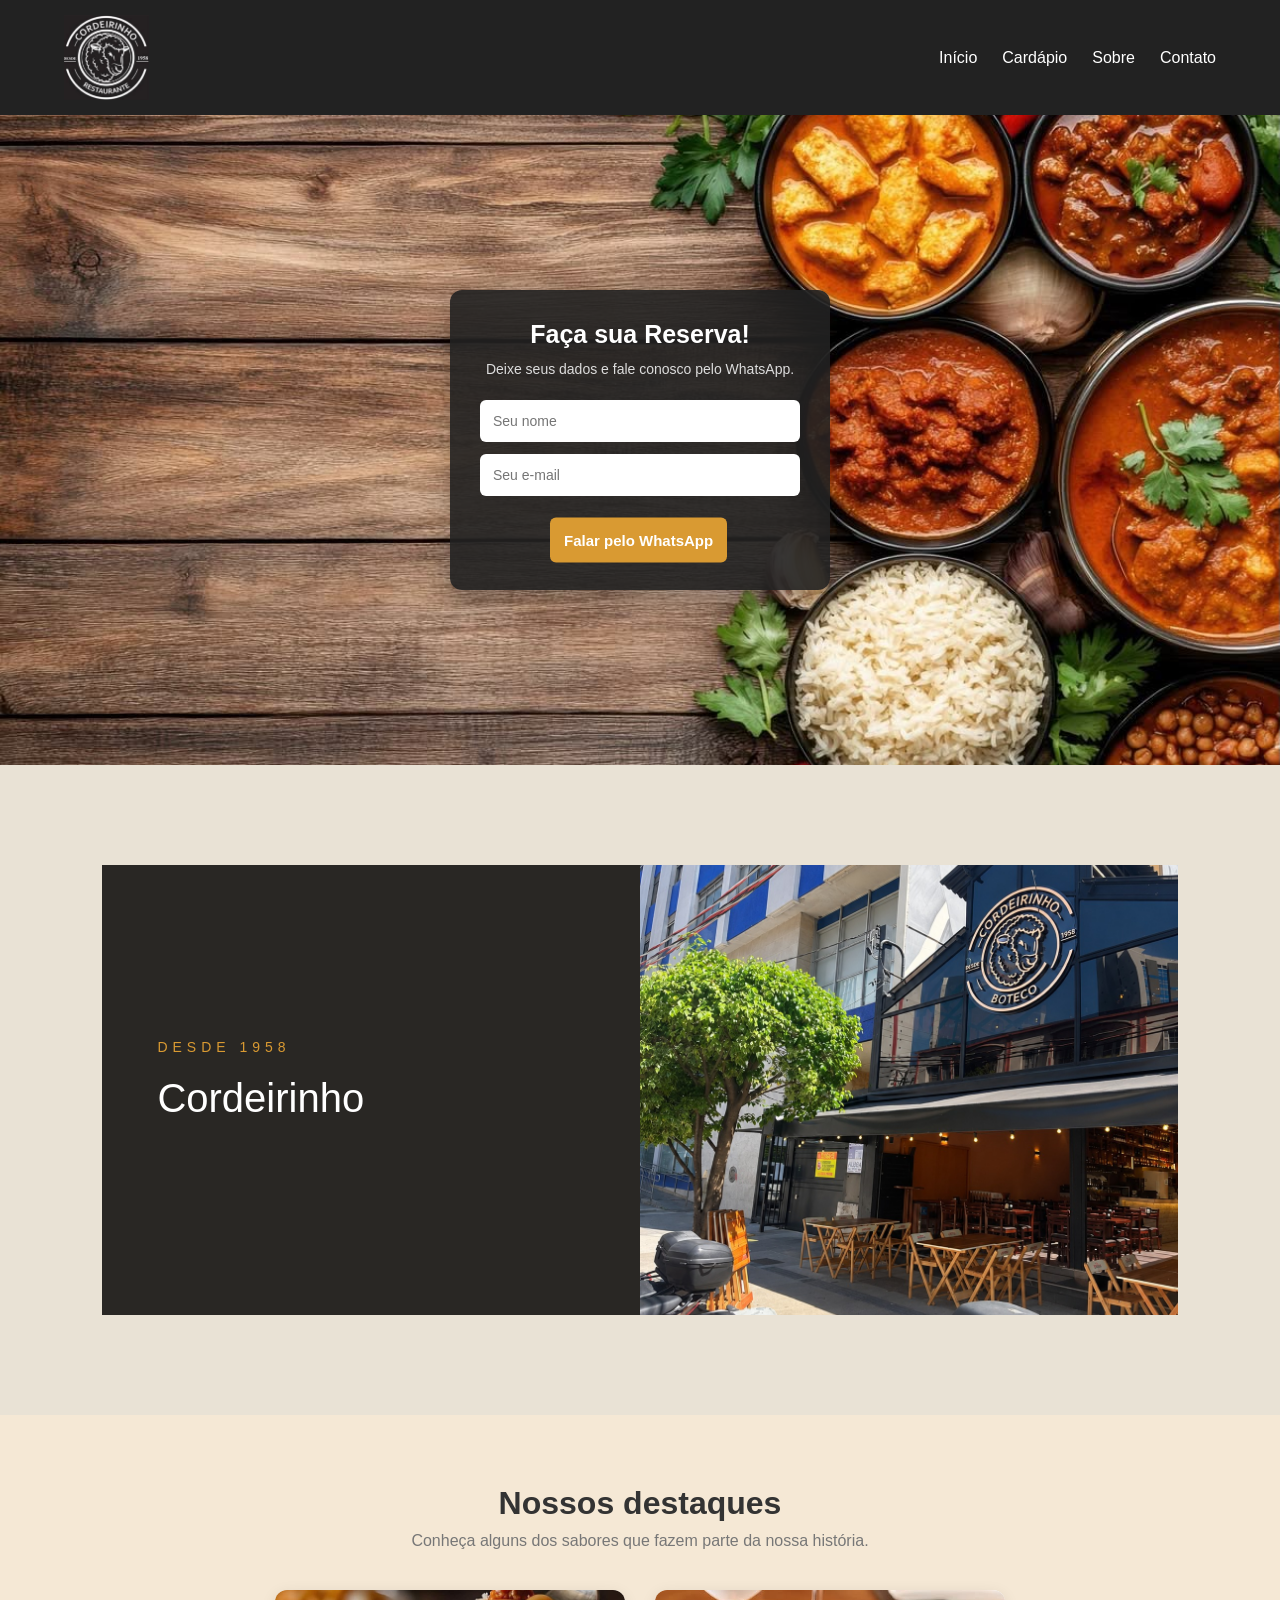
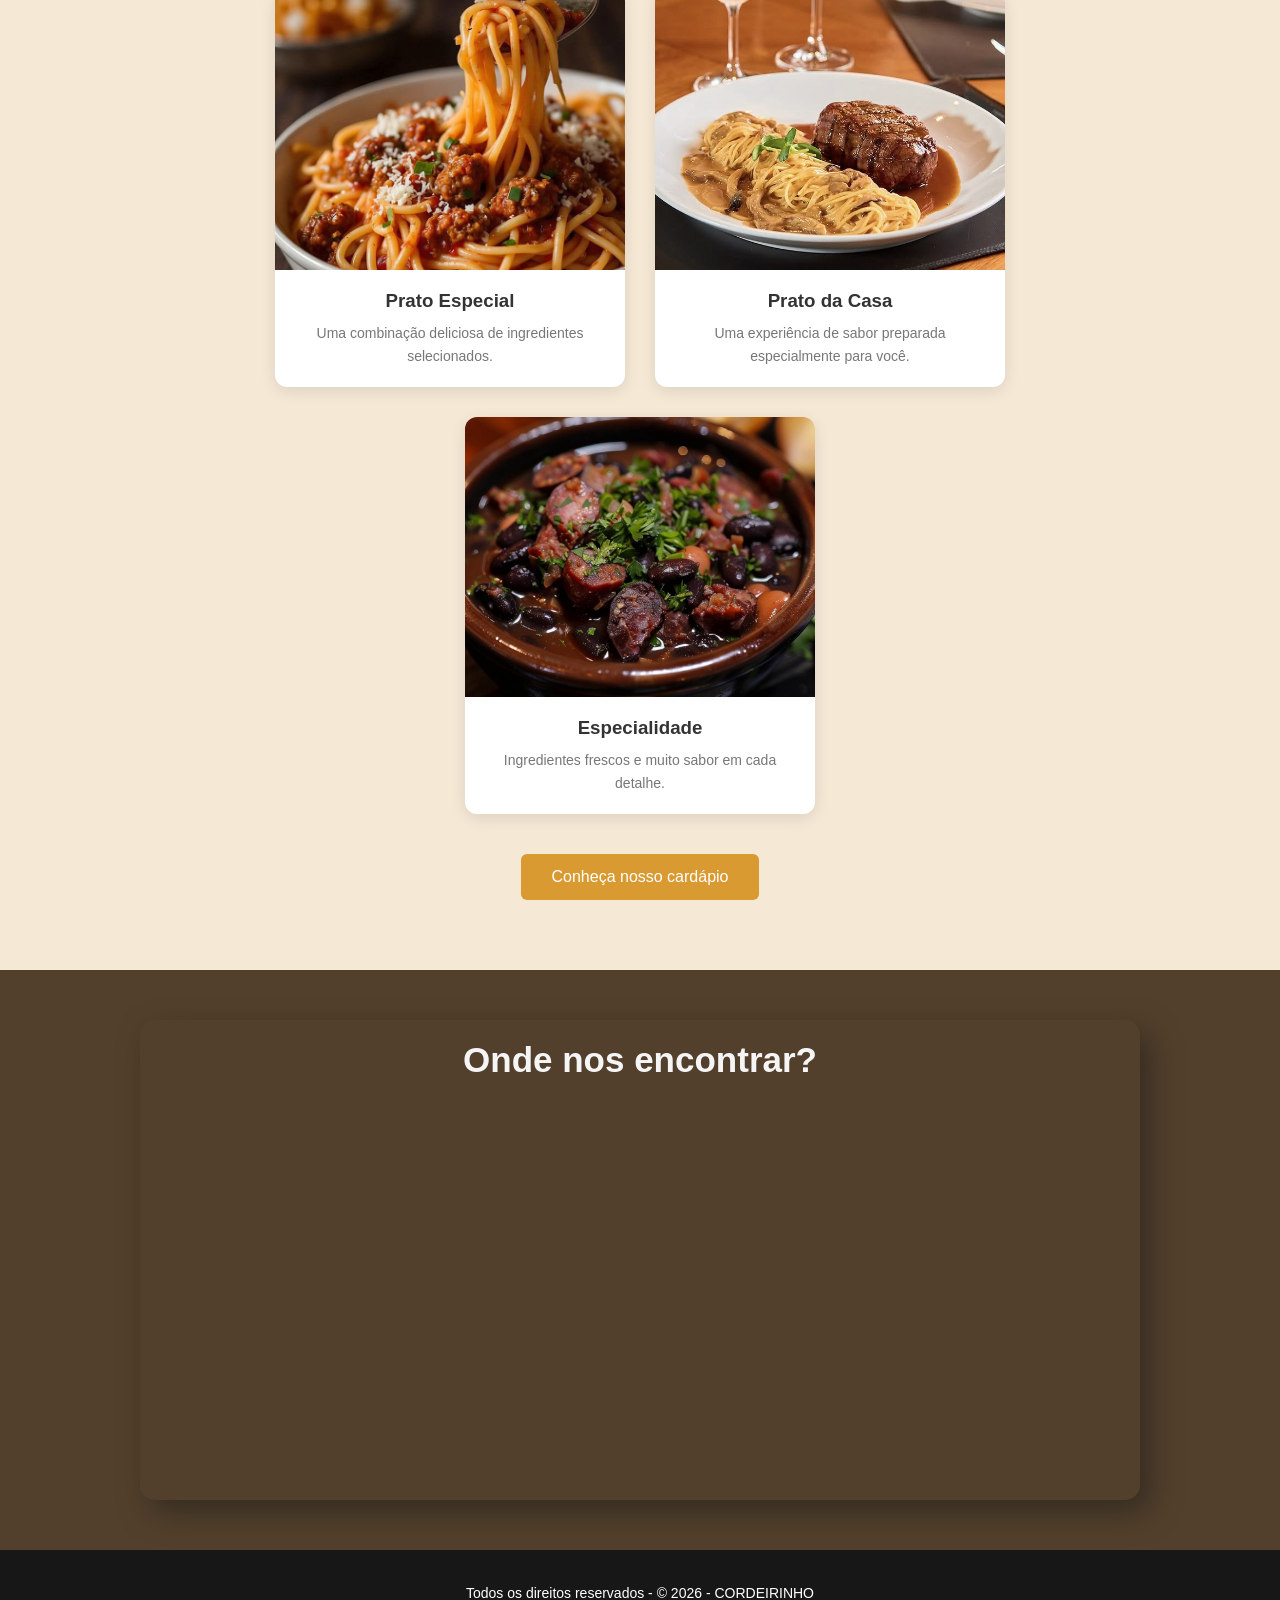
<file: index.html>
<!DOCTYPE html>
<html lang="pt-BR">

<head>
    <meta charset="UTF-8">
    <meta name="viewport" content="width=device-width, initial-scale=1.0">

    <!-- Identidade visual -->
    <link rel="icon" type="image/jpeg" href="./img/logo_cordeirinho.jpeg">
    <link rel="stylesheet" href="./style.css">

    <title>Cordeirinho | Restaurante</title>
</head>

<body>

    <!-- ================= CABEÇALHO ================= -->

    <header>

        <div class="logo">
            <a href="index.html" aria-label="Página inicial do Cordeirinho">
                <img src="./img/logo_cordeirinho.jpeg"
                     alt="Logo do restaurante Cordeirinho">
            </a>
        </div>

        <nav aria-label="Navegação principal">
           
            <a href="index.html">Início</a>
            <a href="cardapio.html">Cardápio</a>
            <a href="sobre.html">Sobre</a>
            <a href="contato.html">Contato</a>
            
        </nav>

    </header>


    <!-- ================= CONTEÚDO PRINCIPAL ================= -->

    <main>

        <!-- BANNER / CARROSSEL -->

        <section class="carrossel" aria-label="Destaques do restaurante">

            <div class="slides">

                <div class="slide ativo">
                    <img src="./img/bannerinicio.jpeg" alt="Banner principal do Cordeirinho">
                </div>

                <div class="slide">
                    <img src="./img/bannerinicio03.jpeg" alt="Banner de apresentação">
                </div>

                <div class="slide">
                    <img src="./img/bannerinicio02.jpeg" alt="Banner promocional">
                </div>
                

            </div>


<div class="banner-formulario">

    <h2>Faça sua Reserva!</h2>

    <p>Deixe seus dados e fale conosco pelo WhatsApp.</p>

    <form id="formWhatsApp">

        <input 
            type="text" 
            id="nome" 
            placeholder="Seu nome"
            required
        >

        <input 
            type="email" 
            id="email" 
            placeholder="Seu e-mail"
            required
        >

        <button type="submit">
            Falar pelo WhatsApp
        </button>

    </form>

</div>



        </section>


        <!-- HISTÓRIA DO RESTAURANTE -->

        <section class="historia" id="historia">

            <div class="historia-fundo">

                <div class="historia-texto">

                    <span>DESDE 1958</span>

                    <h1>Cordeirinho</h1>

                 

                </div>

            </div>

            <div class="historia-imagem">

                <img src="./img/WhatsApp Image 2026-11-12 at 08.37.31.jpeg"
                     alt="Fachada do restaurante Cordeirinho"
                     loading="lazy">

            </div>

        </section>


        <!-- PRATOS EM DESTAQUE -->

        <section class="pratos-destaques" id="destaques">

            <div class="container">

                <h2>Nossos destaques</h2>

                <p>
                    Conheça alguns dos sabores que fazem parte
                    da nossa história.
                </p>

            </div>


            <!-- Cards dos pratos -->

            <div class="container-pratos">

                <article class="card-prato">

                    <img src="./img/prato-macarrao.jpg"
                         alt="Prato especial do restaurante"
                         loading="lazy">

                    <div class="info-prato">

                        <h3>Prato Especial</h3>

                        <p>
                            Uma combinação deliciosa de ingredientes selecionados.
                        </p>

                    </div>

                </article>


                <article class="card-prato">

                    <img src="./img/prato file mignom.jpg"
                         alt="Prato da casa"
                         loading="lazy">

                    <div class="info-prato">

                        <h3>Prato da Casa</h3>

                        <p>
                            Uma experiência de sabor preparada especialmente para você.
                        </p>

                    </div>

                </article>


                <article class="card-prato">

                    <img src="./img/prato-feijoada.jpg"
                         alt="Especialidade do restaurante"
                         loading="lazy">

                    <div class="info-prato">

                        <h3>Especialidade</h3>

                        <p>
                            Ingredientes frescos e muito sabor em cada detalhe.
                        </p>

                    </div>

                </article>

            </div>


            <!-- Botão para o cardápio -->

            <div class="botao-cardapio">

                <a href="cardapio.html">
                    Conheça nosso cardápio
                </a>

            </div>

        </section>


        <!-- LOCALIZAÇÃO -->

        <div class="container-mapa" id="localizacao">

            <div class="mapa">

                <h2>Onde nos encontrar?</h2>

                <iframe
                    src="https://www.google.com/maps/embed?pb=!1m18!1m12!1m3!1d3657.010070988136!2d-46.69447402466975!3d-23.56808177879515!2m3!1f0!2f0!3f0!3m2!1i1024!2i768!4f13.1!3m3!1m2!1s0x94ce570a827a067f%3A0x2717fdcc9eff435c!2sCordeirinho!5e0!3m2!1spt-BR!2sbr!4v1795001915407!5m2!1spt-BR!2sbr"
                    title="Localização do restaurante Cordeirinho no Google Maps"
                    loading="lazy"
                    allowfullscreen
                    referrerpolicy="strict-origin-when-cross-origin">
                </iframe>

            </div>

        </div>

    </main>


    <!-- ================= RODAPÉ ================= -->

    <footer>

        <p>
            Todos os direitos reservados - © 2026 - CORDEIRINHO
        </p>

    </footer>


    <!-- JAVASCRIPT -->

    <script src="./main.js" defer></script>

</body>
</html>
</file>
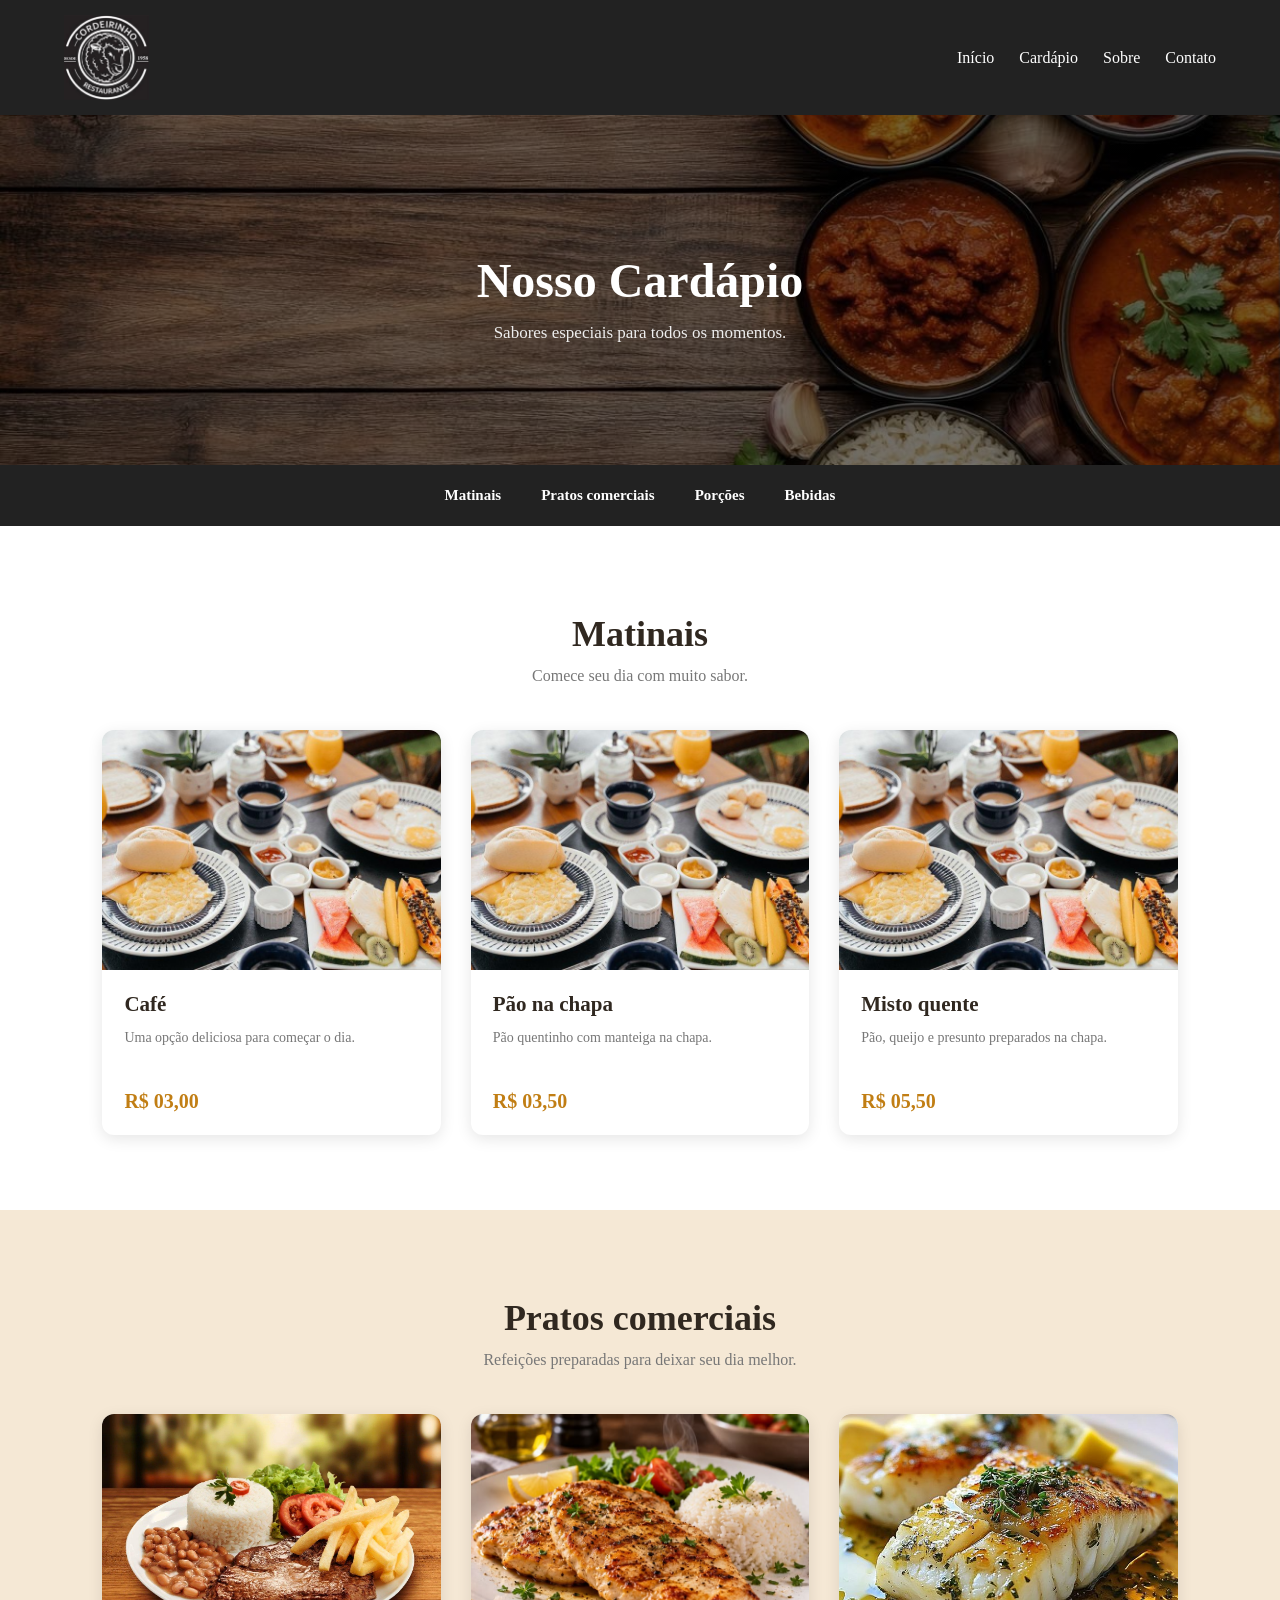
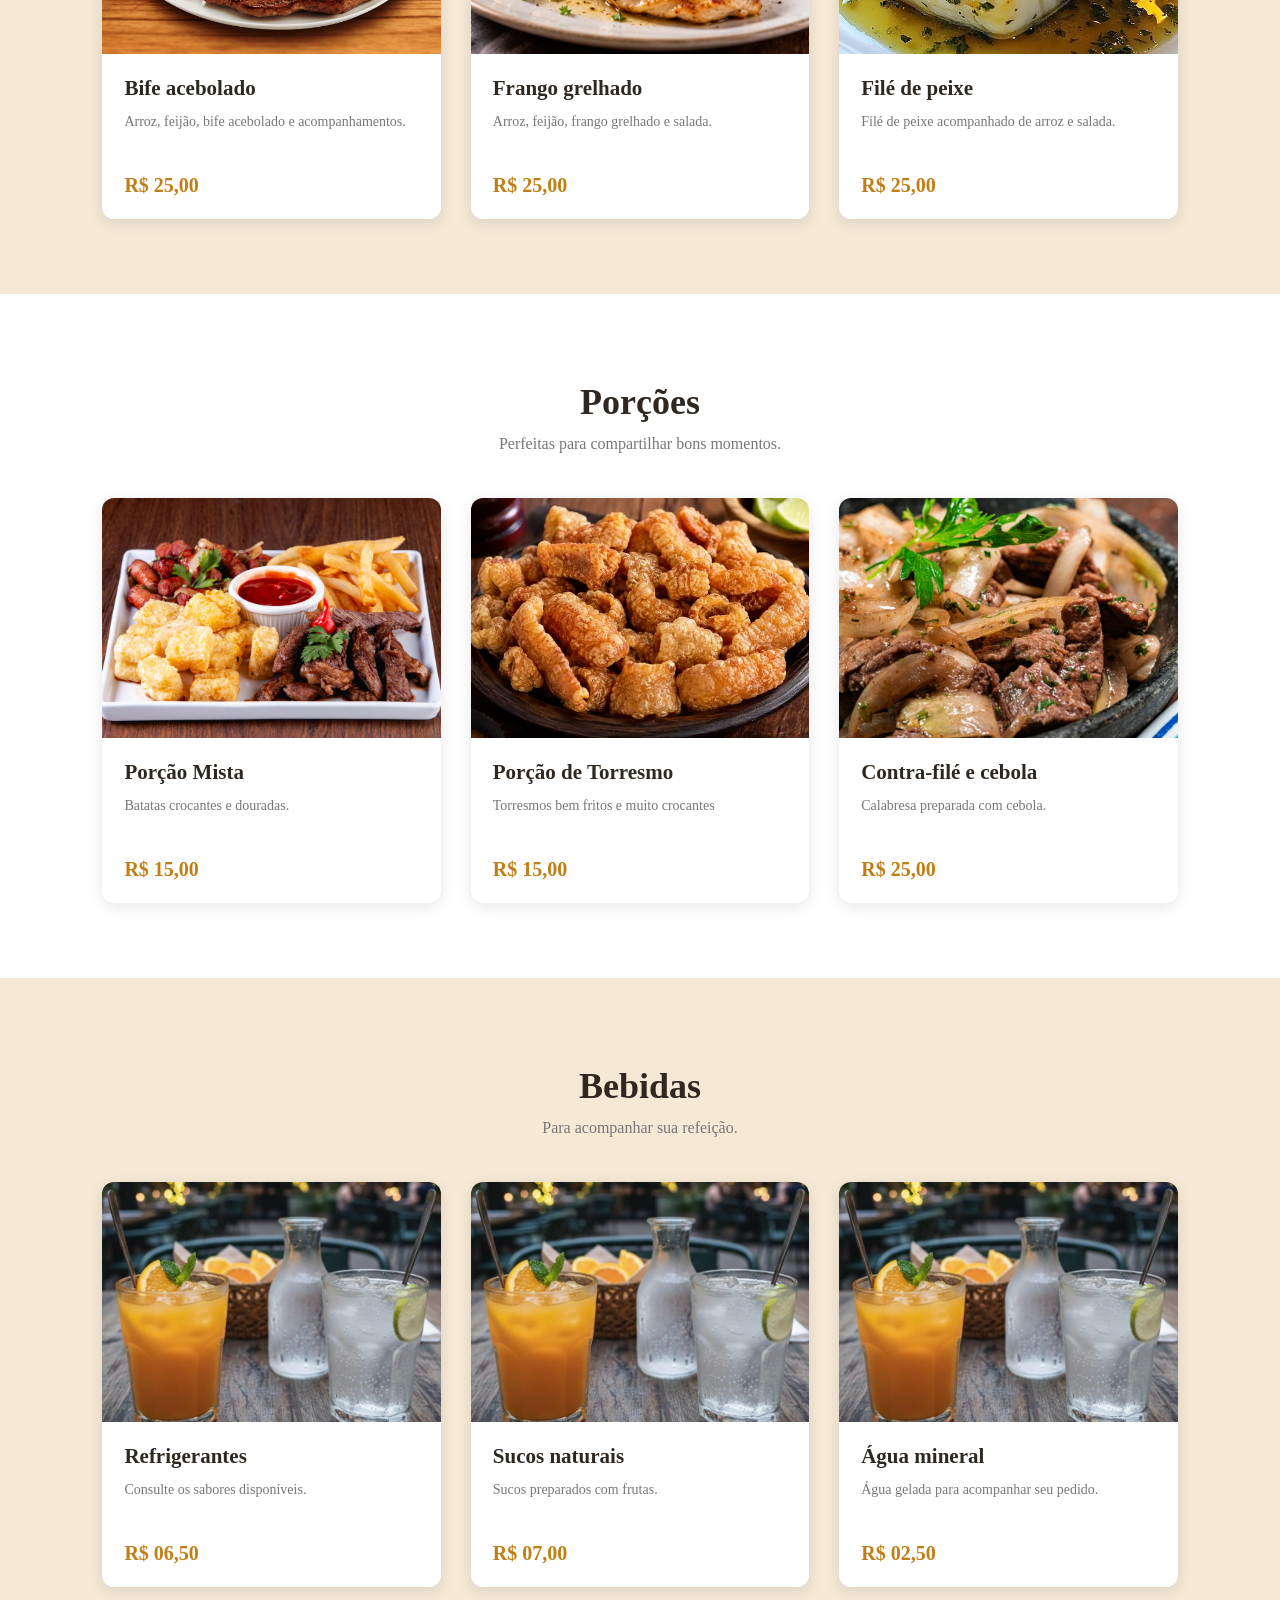
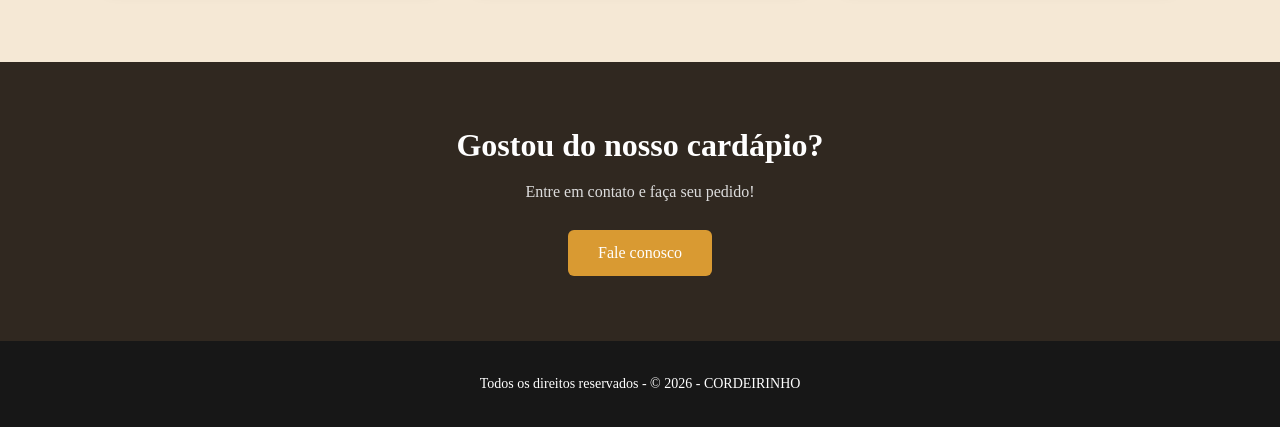
<file: cardapio.html>
<!DOCTYPE html>
<html lang="pt-br">

<head>
    <meta charset="UTF-8">
    <meta name="viewport" content="width=device-width, initial-scale=1.0">

    <link rel="icon" type="image/jpeg" href="./img/logo_cordeirinho.jpeg">
    <link rel="stylesheet" href="./cardapio.css">

    <title>Cordeirinho | Cardápio</title>
</head>

<body>

    <!-- CABEÇALHO -->
    <header>
        <div class="logo">
            <a href="index.html" aria-label="Página inicial do Cordeirinho">
                <img src="./img/logo_cordeirinho.jpeg" alt="Logo do restaurante Cordeirinho">
            </a>
        </div>

        <nav aria-label="Navegação principal">
            <a href="index.html">Início</a>
            <a href="cardapio.html">Cardápio</a>
            <a href="sobre.html">Sobre</a>
            <a href="contato.html">Contato</a>
           
        </nav>
    </header>


    <!-- CONTEÚDO PRINCIPAL -->
    <main class="pagina-cardapio">

        <!-- BANNER -->
        <section class="banner-menu">
            <div class="banner-menu-texto">
                <h1>Nosso Cardápio</h1>
                <p>Sabores especiais para todos os momentos.</p>
            </div>
        </section>


        <!-- NAVEGAÇÃO DAS CATEGORIAS -->
        <nav class="categorias-menu">
            <a href="#matinais">Matinais</a>
            <a href="#comerciais">Pratos comerciais</a>
            <a href="#porcoes">Porções</a>
            <a href="#bebidas">Bebidas</a>
        </nav>


        <!-- MATINAIS -->
        <section class="secao-cardapio" id="matinais">

            <div class="titulo-categoria">
                <h2>Matinais</h2>
                <p>Comece seu dia com muito sabor.</p>
            </div>

            <div class="grade-cardapio">

                <article class="produto-cardapio">
                    <img src="./img/Imagens do cardapio/cafe_manha.jpg" alt="Café da manhã">
                    <div class="produto-info">
                        <h3>Café</h3>
                        <p>Uma opção deliciosa para começar o dia.</p>
                        <span>R$ 03,00</span>
                    </div>
                </article>

                <article class="produto-cardapio">
                    <img src="./img/Imagens do cardapio/cafe_manha.jpg" alt="Pão na chapa">
                    <div class="produto-info">
                        <h3>Pão na chapa</h3>
                        <p>Pão quentinho com manteiga na chapa.</p>
                        <span>R$ 03,50</span>
                    </div>
                </article>

                <article class="produto-cardapio">
                    <img src="./img/Imagens do cardapio/cafe_manha.jpg" alt="Misto quente">
                    <div class="produto-info">
                        <h3>Misto quente</h3>
                        <p>Pão, queijo e presunto preparados na chapa.</p>
                        <span>R$ 05,50</span>
                    </div>
                </article>

            </div>
        </section>


        <!-- PRATOS COMERCIAIS -->
        <section class="secao-cardapio fundo-bege" id="comerciais">

            <div class="titulo-categoria">
                <h2>Pratos comerciais</h2>
                <p>Refeições preparadas para deixar seu dia melhor.</p>
            </div>

            <div class="grade-cardapio">

                <article class="produto-cardapio">
                    <img src="./img/Imagens do cardapio/pratocomercial.jpg" alt="Bife acebolado">
                    <div class="produto-info">
                        <h3>Bife acebolado</h3>
                        <p>Arroz, feijão, bife acebolado e acompanhamentos.</p>
                        <span>R$ 25,00</span>
                    </div>
                </article>

                <article class="produto-cardapio">
                    <img src="./img/Imagens do cardapio/frangogrelhado.jpg" alt="Frango grelhado">
                    <div class="produto-info">
                        <h3>Frango grelhado</h3>
                        <p>Arroz, feijão, frango grelhado e salada.</p>
                        <span>R$ 25,00</span>
                    </div>
                </article>

                <article class="produto-cardapio">
                    <img src="./img/Imagens do cardapio/filepeixe.jpg" alt="Filé de peixe">
                    <div class="produto-info">
                        <h3>Filé de peixe</h3>
                        <p>Filé de peixe acompanhado de arroz e salada.</p>
                        <span>R$ 25,00</span>
                    </div>
                </article>

            </div>
        </section>


        <!-- PORÇÕES -->
        <section class="secao-cardapio" id="porcoes">

            <div class="titulo-categoria">
                <h2>Porções</h2>
                <p>Perfeitas para compartilhar bons momentos.</p>
            </div>

            <div class="grade-cardapio">

                <article class="produto-cardapio">
                    <img src="./img/Imagens do cardapio/porcoes.jpg" alt="Batata frita">
                    <div class="produto-info">
                        <h3>Porção Mista</h3>
                        <p>Batatas crocantes e douradas.</p>
                        <span>R$ 15,00</span>
                    </div>
                </article>

                <article class="produto-cardapio">
                    <img src="./img/Imagens do cardapio/Porção de pururuca.jpeg" alt="Mandioca frita">
                    <div class="produto-info">
                        <h3>Porção de Torresmo</h3>
                        <p>Torresmos bem fritos e muito crocantes</p>
                        <span>R$ 15,00</span>
                    </div>
                </article>

                <article class="produto-cardapio">
                    <img src="./img/Imagens do cardapio/Porção de contra.jpg" alt="Calabresa acebolada">
                    <div class="produto-info">
                        <h3>Contra-filé e cebola</h3>
                        <p>Calabresa preparada com cebola.</p>
                        <span>R$ 25,00</span>
                    </div>
                </article>

            </div>
        </section>


        <!-- BEBIDAS -->
        <section class="secao-cardapio fundo-bege" id="bebidas">

            <div class="titulo-categoria">
                <h2>Bebidas</h2>
                <p>Para acompanhar sua refeição.</p>
            </div>

            <div class="grade-cardapio">

                <article class="produto-cardapio">
                    <img src="./img/Imagens do cardapio/bebidas.jpg" alt="Refrigerantes">
                    <div class="produto-info">
                        <h3>Refrigerantes</h3>
                        <p>Consulte os sabores disponíveis.</p>
                        <span>R$ 06,50</span>
                    </div>
                </article>

                <article class="produto-cardapio">
                    <img src="./img/Imagens do cardapio/bebidas.jpg" alt="Sucos naturais">
                    <div class="produto-info">
                        <h3>Sucos naturais</h3>
                        <p>Sucos preparados com frutas.</p>
                        <span>R$ 07,00</span>
                    </div>
                </article>

                <article class="produto-cardapio">
                    <img src="./img/Imagens do cardapio/bebidas.jpg" alt="Água mineral">
                    <div class="produto-info">
                        <h3>Água mineral</h3>
                        <p>Água gelada para acompanhar seu pedido.</p>
                        <span>R$ 02,50</span>
                    </div>
                </article>

            </div>
        </section>


        <!-- FINAL -->
        <section class="final-cardapio">
            <h2>Gostou do nosso cardápio?</h2>
            <p>Entre em contato e faça seu pedido!</p>
            <a href="./contato.html">Fale conosco</a>
        </section>

    </main>


    <!-- RODAPÉ -->
    <footer>
        <p>Todos os direitos reservados - © 2026 - CORDEIRINHO</p>
    </footer>

</body>
</html>
</file>
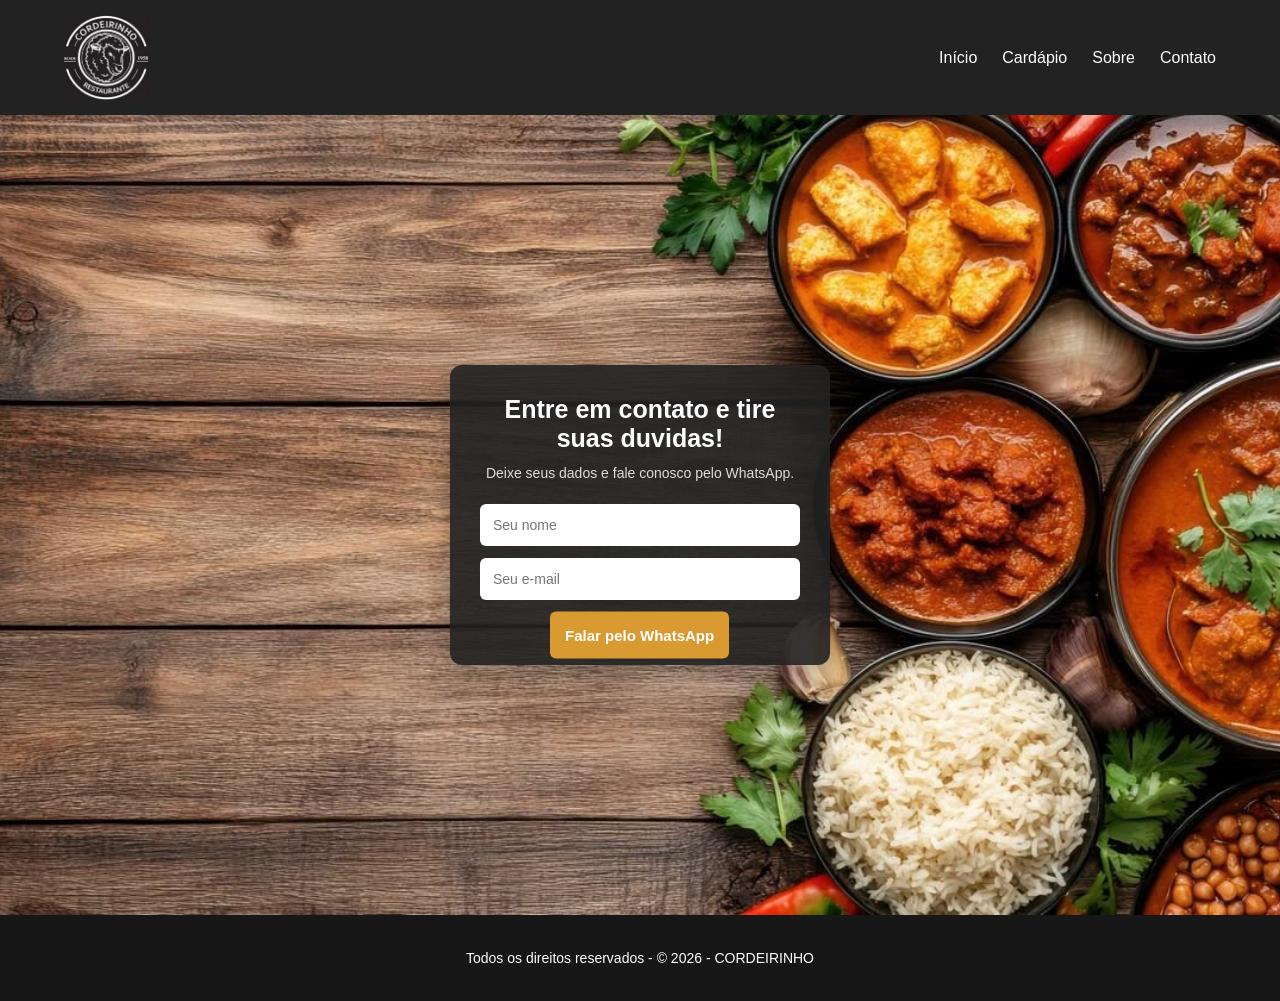
<file: contato.html>
<!DOCTYPE html>
<html lang="pt-br">
<head>
    <meta charset="UTF-8">
    <meta name="viewport" content="width=device-width, initial-scale=1.0">
     <!-- Identidade visual -->
     <link rel="icon" type="image/jpeg" href="./img/logo_cordeirinho.jpeg">
     <link rel="stylesheet" href="./contato.css">
    <title>Cordeirinho|Contato</title>
</head>
<body>
    
    
    <!-- ================= CABEÇALHO ================= -->

    <header>

        <div class="logo">
            <a href="index.html" aria-label="Página inicial do Cordeirinho">
                <img src="./img/logo_cordeirinho.jpeg"
                     alt="Logo do restaurante Cordeirinho">
            </a>
        </div>

        <nav aria-label="Navegação principal">
            <a href="index.html">Início</a>
            <a href="cardapio.html">Cardápio</a>
            <a href="sobre.html">Sobre</a>
            <a href="contato.html">Contato</a>
            
        </nav>

    </header>

    
        <!-- BANNER / CARROSSEL -->

       
        <section class="carrossel" aria-label="Destaques do restaurante">

            <div class="slides">

                <div class="slide ativo">
                    <img src="./img/bannerinicio.jpeg" alt="Banner principal do Cordeirinho">
                </div>

                <div class="slide">
                    <img src="./img/bannerinicio03.jpeg" alt="Banner de apresentação">
                </div>

                <div class="slide">
                    <img src="./img/bannerinicio02.jpeg" alt="Banner promocional">
                </div>
                

            </div>


<div class="banner-formulario">

    <h2>Entre em contato e tire suas duvidas!</h2>

    <p>Deixe seus dados e fale conosco pelo WhatsApp.</p>

    <form id="formWhatsApp">

        <input 
            type="text" 
            id="nome" 
            placeholder="Seu nome"
            required
        >

        <input 
            type="email" 
            id="email" 
            placeholder="Seu e-mail"
            required
        >

        <button type="submit">
            Falar pelo WhatsApp
        </button>

    </form>
    </section>

</div>
        <footer>
            <p>Todos os direitos reservados - © 2026 - CORDEIRINHO</p>
        </footer>
</body>

<script src="./main.js" defer></script>
</html>
</file>
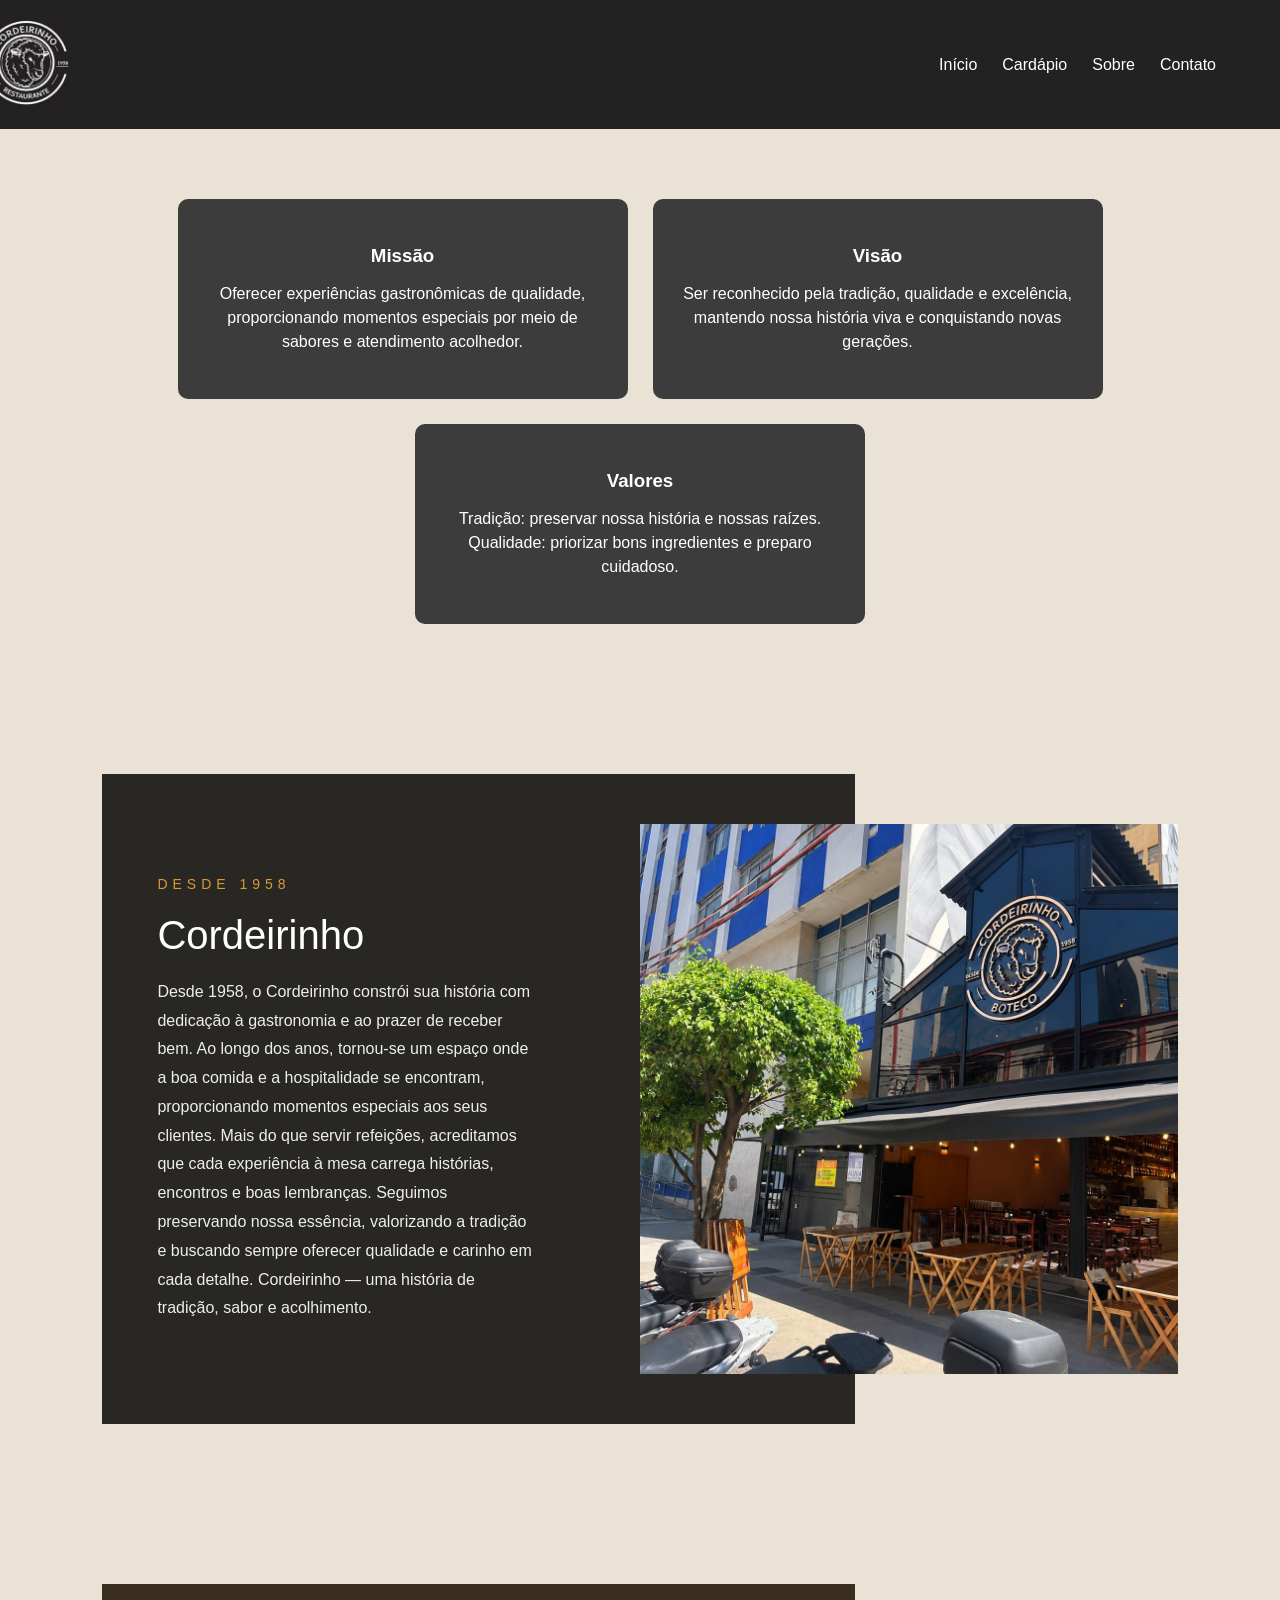
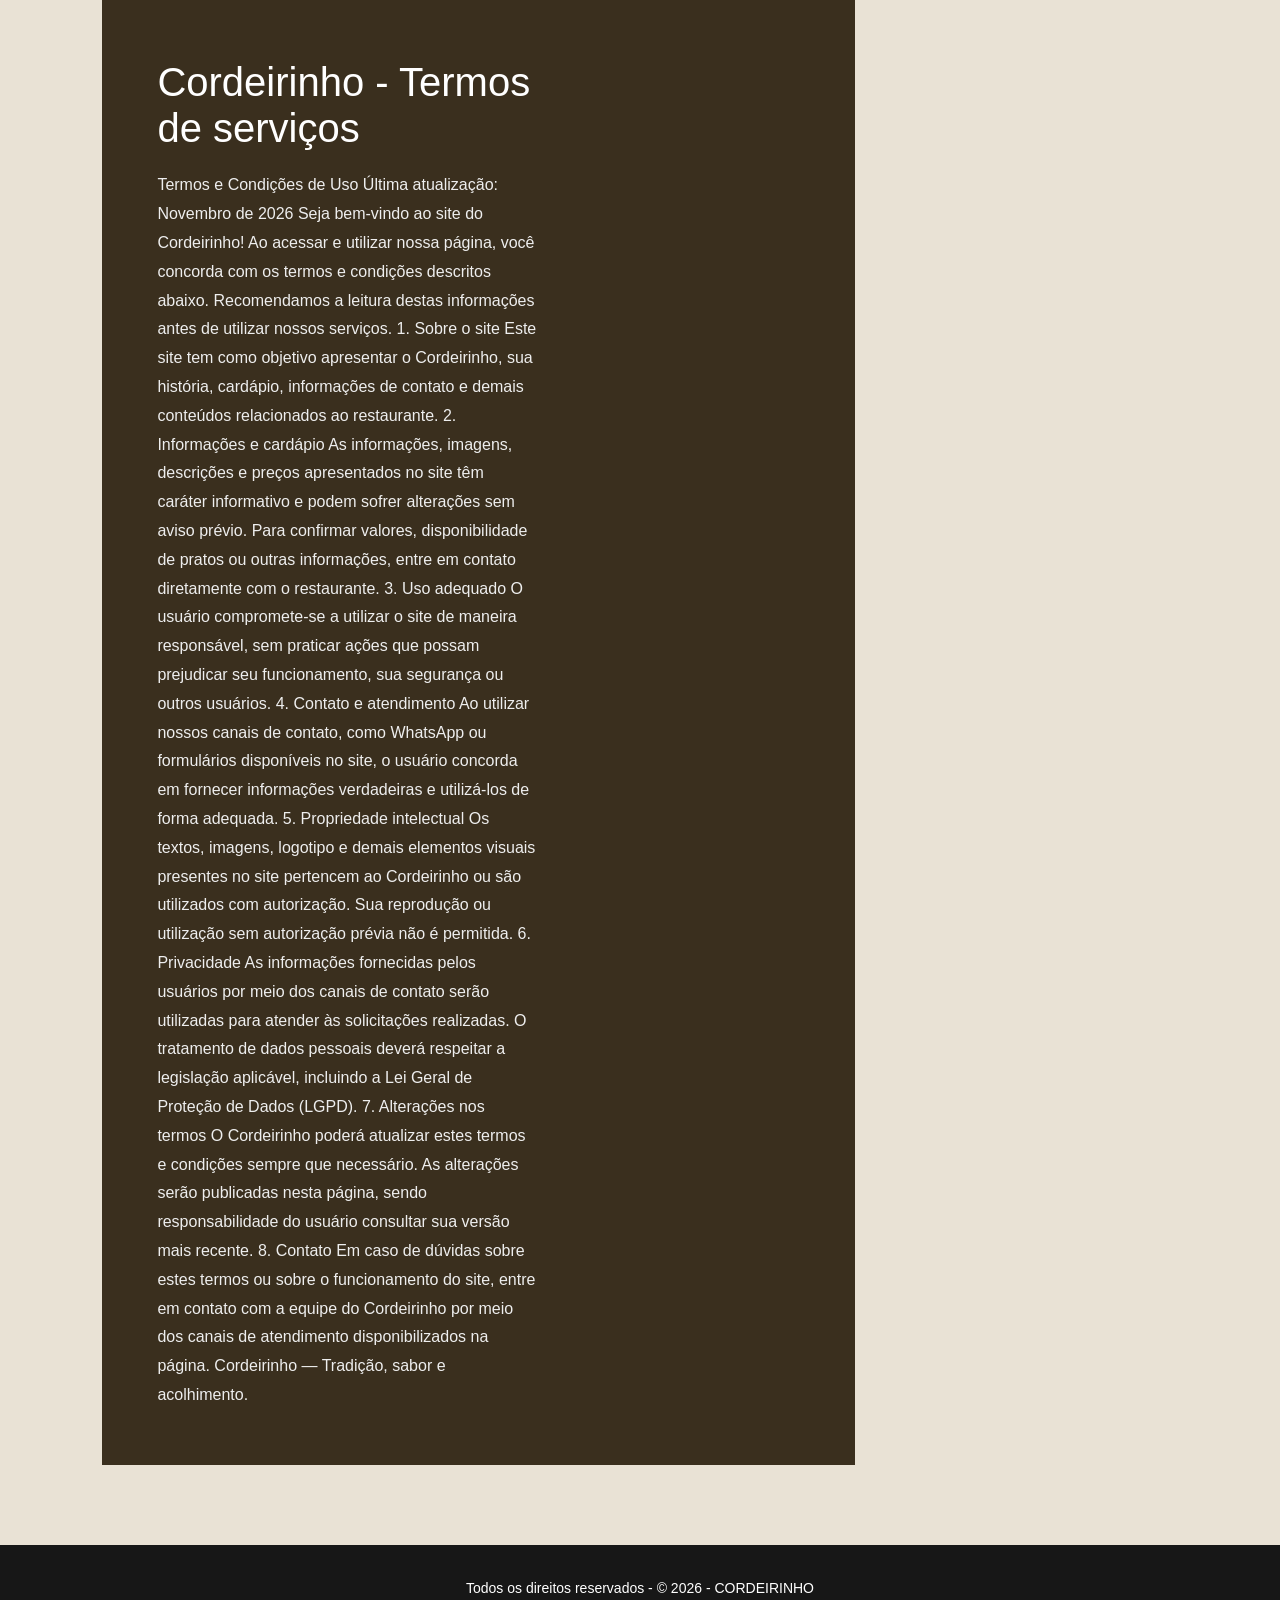
<file: sobre.html>
<!DOCTYPE html>
<html lang="en">
<head>
    <meta charset="UTF-8">
    <meta name="viewport" content="width=device-width, initial-scale=1.0">
    <link rel="icon" type="imagem" href="./img/logo_cordeirinho.jpeg"> <!--icon logo na barra de pesquisa-->
    <link rel="stylesheet" href="./sobre.css">    <!--link de style css-->
    <title>Cordeirinho</title>
</head>
<body>
      <!-- cabeçario da página inicial -->
        <header>

        <div class="logo">
            <a href="index.html" aria-label="Página inicial do Cordeirinho">
                <img src="./img/logo_cordeirinho.jpeg"
                     alt="Logo do restaurante Cordeirinho">
            </a>
        </div>

        <nav aria-label="Navegação principal">
           
            <a href="index.html">Início</a>
            <a href="cardapio.html">Cardápio</a>
            <a href="sobre.html">Sobre</a>
            <a href="contato.html">Contato</a>
           
        </nav>

    </header>

<section class="sobre-caixas">

    <div class="container-sobre">

        <div class="sobre">
            <h3>Missão</h3>

            <p>
                Oferecer experiências gastronômicas de qualidade, proporcionando momentos especiais por meio de sabores e atendimento acolhedor.
            </p>
        </div>

        <div class="sobre">
            <h3>Visão</h3>

            <p>
                Ser reconhecido pela tradição, qualidade e excelência, mantendo nossa história viva e conquistando novas gerações.
            </p>
        </div>

        <div class="sobre">
            <h3>Valores</h3>

            <p>
                Tradição: preservar nossa história e nossas raízes.



Qualidade: priorizar bons ingredientes e preparo cuidadoso.

            </p>
        </div>

    </div>

</section>


        <!-- HISTÓRIA DO RESTAURANTE -->

        <section class="historia" id="historia">

            <div class="historia-fundo">

                <div class="historia-texto">

                    <span>DESDE 1958</span>

                    <h1>Cordeirinho</h1>

                    <p>

Desde 1958, o Cordeirinho constrói sua história com dedicação à gastronomia e ao prazer de receber bem. Ao longo dos anos, tornou-se um espaço onde a boa comida e a hospitalidade se encontram, proporcionando momentos especiais aos seus clientes.

Mais do que servir refeições, acreditamos que cada experiência à mesa carrega histórias, encontros e boas lembranças.

Seguimos preservando nossa essência, valorizando a tradição e buscando sempre oferecer qualidade e carinho em cada detalhe.

Cordeirinho — uma história de tradição, sabor e acolhimento.
                    </p>

                </div>

            </div>

            <div class="historia-imagem">

                <img src="./img/WhatsApp Image 2026-11-12 at 08.37.31.jpeg"
                     alt="Fachada do restaurante Cordeirinho"
                     loading="lazy">

            </div>

        </section>


         <section class="historia" id="historia">

            <div class="termos">

                <div class="historia-texto">


                    <h1>Cordeirinho - Termos de serviços</h1>

                    <p>

Termos e Condições de Uso

Última atualização: Novembro de 2026

Seja bem-vindo ao site do Cordeirinho! Ao acessar e utilizar nossa página, você concorda com os termos e condições descritos abaixo. Recomendamos a leitura destas informações antes de utilizar nossos serviços.

1. Sobre o site
Este site tem como objetivo apresentar o Cordeirinho, sua história, cardápio, informações de contato e demais conteúdos relacionados ao restaurante.

 2. Informações e cardápio
As informações, imagens, descrições e preços apresentados no site têm caráter informativo e podem sofrer alterações sem aviso prévio. Para confirmar valores, disponibilidade de pratos ou outras informações, entre em contato diretamente com o restaurante.

 3. Uso adequado
O usuário compromete-se a utilizar o site de maneira responsável, sem praticar ações que possam prejudicar seu funcionamento, sua segurança ou outros usuários.

4. Contato e atendimento
Ao utilizar nossos canais de contato, como WhatsApp ou formulários disponíveis no site, o usuário concorda em fornecer informações verdadeiras e utilizá-los de forma adequada.

5. Propriedade intelectual
Os textos, imagens, logotipo e demais elementos visuais presentes no site pertencem ao Cordeirinho ou são utilizados com autorização. Sua reprodução ou utilização sem autorização prévia não é permitida.

6. Privacidade
As informações fornecidas pelos usuários por meio dos canais de contato serão utilizadas para atender às solicitações realizadas. O tratamento de dados pessoais deverá respeitar a legislação aplicável, incluindo a Lei Geral de Proteção de Dados (LGPD).

 7. Alterações nos termos
O Cordeirinho poderá atualizar estes termos e condições sempre que necessário. As alterações serão publicadas nesta página, sendo responsabilidade do usuário consultar sua versão mais recente.

 8. Contato
Em caso de dúvidas sobre estes termos ou sobre o funcionamento do site, entre em contato com a equipe do Cordeirinho por meio dos canais de atendimento disponibilizados na página.

Cordeirinho — Tradição, sabor e acolhimento.
                    </p>

                </div>

            </div>


        </section>

     

            <footer>

        <p>
            Todos os direitos reservados - © 2026 - CORDEIRINHO
        </p>

    </footer>


    <!-- JAVASCRIPT -->

    <script src="./main.js" defer></script>


</body>
</html>
</file>
<file: style.css>
/* ==================================================
   1. CONFIGURAÇÕES GERAIS
================================================== */

* {
    margin: 0;
    padding: 0;
    box-sizing: border-box;
}

html {
    scroll-behavior: smooth;
}

body {
    font-family: Arial, sans-serif;
    overflow-x: hidden;
}


/* ==================================================
   2. CABEÇALHO E NAVEGAÇÃO
================================================== */

header {
    width: 100%;
    padding: 15px 5%;

    display: flex;
    align-items: center;
    justify-content: space-between;

    background-color: #222222;
    color: white;
}

header img {
    width: 85px;
    height: auto;
    display: block;
}

nav {
    display: flex;
    align-items: center;
    gap: 25px;
}

nav a {
    color: white;
    text-decoration: none;
    font-size: 16px;
    transition: color 0.3s ease;
}

nav a:hover {
    color: #d99a32;
}


/* ==================================================
   3. BANNER / CARROSSEL
================================================== */

.carrossel {
    width: 100%;
    height: 650px;

    position: relative;
    overflow: hidden;
}

.slides {
    width: 100%;
    height: 100%;
    position: relative;
}

.slide {
    position: absolute;
    inset: 0;

    width: 100%;
    height: 100%;

    opacity: 0;
    visibility: hidden;

    transition: opacity 1s ease-in-out;
}

.slide.ativo {
    opacity: 1;
    visibility: visible;
}

.slide img {
    width: 100%;
    height: 100%;
    object-fit: cover;
    display: block;
}


/* Botões do carrossel */

.carrossel button {
    position: absolute;
    top: 50%;
    transform: translateY(-50%);

    background-color: rgba(0, 0, 0, 0.5);
    color: white;

    border: none;
    border-radius: 5px;

    padding: 15px;
    font-size: 20px;

    cursor: pointer;
    transition: background-color 0.3s ease;
}

.carrossel button:hover {
    background-color: rgba(0, 0, 0, 0.8);
}

.anterior {
    left: 20px;
}

.proximo {
    right: 20px;
}


/* ==================================================
   4. BOTÕES GERAIS
================================================== */

.botao {
    display: inline-block;

    padding: 15px 25px;

    background-color: #252525;
    color: white;

    text-decoration: none;
    border-radius: 5px;

    cursor: pointer;
    transition: 0.3s ease;
}

.botao:hover {
    background-color: #53402c;
}

.seta {
    width: 45px;
    height: 45px;

    background-color: #373330;
    color: white;

    border: none;
    border-radius: 50%;

    font-size: 18px;
    cursor: pointer;
    flex-shrink: 0;

    transition: 0.3s ease;
}

.seta:hover {
    background-color: #76604b;
}


/* ==================================================
   5. BANNER SECUNDÁRIO
================================================== */

.banner {
    width: 100%;
    min-height: 500px;

    padding: 40px 20px;

    background-image: url("./img/bannerinicio.jpeg");
    background-size: cover;
    background-position: center;
    background-repeat: no-repeat;

    background-color: #D7C5A5;

    display: flex;
    align-items: center;
    justify-content: center;

    text-align: center;
}

.banner h1 {
    color: white;
    font-size: 45px;
    margin-bottom: 15px;
}

.banner p {
    color: #171717;
    margin-bottom: 25px;
}

.banner a {
    color: white;
    text-decoration: none;
}


/* ==================================================
   6. HISTÓRIA DO RESTAURANTE
================================================== */

.historia {
    width: 100%;
    min-height: 650px;

    padding: 80px 8%;

    background-color: #e9e2d5;

    display: flex;
    align-items: center;

    position: relative;
}

/* Fundo escuro */

.historia-fundo {
    width: 70%;
    min-height: 450px;

    background-color: #292724;

    display: flex;
    align-items: center;

    position: relative;
}

/* Conteúdo textual */

.historia-texto {
    width: 65%;
    padding: 55px;

    color: white;
}

.historia-texto span {
    display: block;

    font-size: 14px;
    letter-spacing: 5px;

    color: #d99a32;
}

.historia-texto h1 {
    font-size: 40px;
    font-weight: 400;

    line-height: 1.15;

    margin: 20px 0;
}

.historia-texto h2 {
    font-size: 38px;
    color: white;

    margin-bottom: 20px;
}

.historia-texto p {
    font-size: 16px;
    line-height: 1.8;
    color: #eeeeee;
}

/* Imagem sobreposta */

.historia-imagem {
    width: 42%;
    height: 450px;

    position: absolute;

    right: 8%;
    top: 50%;

    transform: translateY(-50%);

    z-index: 2;
}

.historia-imagem img {
    width: 100%;
    height: 100%;

    object-fit: cover;
    display: block;
}


/* ==================================================
   7. PRATOS EM DESTAQUE
================================================== */

.pratos-destaques {
    padding: 70px 8%;

    background-color: #f5e8d5;

    text-align: center;
}

/* Título da seção */

.container {
    margin-bottom: 40px;
}

.container h2 {
    font-size: 32px;
    color: #333333;

    margin-bottom: 10px;
}

.container p {
    color: #777777;
    font-size: 16px;
}


/* Organização dos cards */

.container-pratos {
    display: flex;
    justify-content: center;
    align-items: stretch;

    gap: 30px;
    flex-wrap: wrap;
}


/* Cards individuais */

.card-prato {
    width: 100%;
    max-width: 350px;

    background-color: white;

    border-radius: 12px;
    overflow: hidden;

    box-shadow: 0 4px 15px rgba(0, 0, 0, 0.10);

    transition: transform 0.3s ease,
                box-shadow 0.3s ease;
}

.card-prato:hover {
    transform: translateY(-8px);

    box-shadow: 0 8px 25px rgba(0, 0, 0, 0.15);
}

.card-prato img {
    width: 100%;
    height: 280px;

    object-fit: cover;
    display: block;
}


/* Informações dos pratos */

.info-prato {
    padding: 20px;
}

.info-prato h3 {
    color: #333333;
    margin-bottom: 10px;
}

.info-prato p {
    color: #777777;

    font-size: 14px;
    line-height: 1.6;
}


/* Botão do cardápio */

.botao-cardapio {
    margin-top: 40px;
}

.botao-cardapio a {
    display: inline-block;

    background-color: #d99a32;
    color: white;

    text-decoration: none;

    padding: 14px 30px;

    border-radius: 6px;

    transition: background-color 0.3s ease;
}

.botao-cardapio a:hover {
    background-color: #a77526;
}


/* ==================================================
   8. MAPA / LOCALIZAÇÃO
================================================== */

.container-mapa {
    width: 100%;
    padding: 50px 5%;

    background-color: #53402c;
}

/* Área do mapa */

.mapa {
    width: 100%;
    max-width: 1000px;

    margin: auto;

    border-radius: 15px;
    overflow: hidden;

    box-shadow: 10px 12px 30px rgba(23, 23, 23, 0.5);
}

/* Título */

.mapa h2 {
    color: whitesmoke;

    font-size: 35px;
    text-align: center;

    padding: 20px;
}

/* Google Maps */

.mapa iframe {
    display: block;

    width: 100%;
    height: 400px;

    border: none;
}


/* ==================================================
   9. PÁGINA CARDÁPIO
================================================== */

.cardapio {
    padding: 70px 5%;

    background-color: #333333;

    text-align: center;
}

.cardapio h2 {
    color: white;

    font-size: 40px;
    padding: 20px;
}

/* Produtos */

.produtos {
    display: flex;
    justify-content: center;
    align-items: center;

    gap: 30px;
    flex-wrap: wrap;
}

.produto {
    width: 100%;
    max-width: 350px;
}

.produto p {
    color: white;
}

.produto h3 {
    color: white;
    font-size: 30px;
}

.produto img {
    width: 100%;

    border-radius: 10px;

    object-fit: cover;
    display: block;
}


/* ==================================================
   10. PÁGINA SOBRE
================================================== */

.sobre {
    padding: 80px 5%;

    text-align: center;

    background-color: #171717;
}

.sobre p,
.sobre h2 {
    color: white;
}


/* ==================================================
   11. PÁGINA CONTATO
================================================== */

.contato {
    padding: 70px 5%;

    text-align: center;

    background-color: #E5D8C4;

    color: white;
}

.contato p,
.contato h2 {
    color: #171717;
}

.contato a {
    color: #9c650d;
}

.botao_fale_conosco {
    display: inline-block;

    padding: 15px 25px;
    margin: 15px;

    background-color: #252525;
    color: white;

    text-decoration: none;
    border-radius: 5px;

    cursor: pointer;
    transition: 0.3s ease;
}

.botao_fale_conosco:hover {
    background-color: #53402c;
}

#botao_fale_conosco a {
    color: white;
    text-decoration: none;
}


/* 
   12. FORMULÁRIOS
 */

.formulario button {
    width: 100%;

    padding: 15px;

    border: none;
   
    border-radius: 8px;

    background-color: #056487;
   
    color: white;

    font-size: 16px;
    font-weight: bold;

    cursor: pointer;
    transition: 0.3s ease;
}

.formulario button:hover {
    background-color: #034b65;
}


/* ==================================================
   13. RODAPÉ
================================================== */

footer {
    padding: 35px 5%;

    text-align: center;

    background-color: #171717;
    color: white;

    font-size: 14px;
}


/* ==================================================
   14. RESPONSIVIDADE - TABLETS
================================================== */

@media (max-width: 1024px) {

    .carrossel {
        height: 500px;
    }

    .historia {
        padding: 60px 5%;
    }

    .historia-fundo {
        width: 75%;
    }

    .historia-texto {
        padding: 35px;
    }

    .historia-imagem {
        width: 40%;
        right: 5%;
        height: 380px;
    }

    .card-prato {
        max-width: 300px;
    }

}


/* ==================================================
   15. RESPONSIVIDADE - CELULARES
================================================== */

@media (max-width: 768px) {

    /* Cabeçalho */

    header {
        padding: 15px 4%;

        flex-direction: column;
        gap: 15px;
    }

    header img {
        width: 70px;
    }

    nav {
        justify-content: center;
        flex-wrap: wrap;
        gap: 15px;
    }

    nav a {
        font-size: 14px;
    }


    /* Carrossel */

    .carrossel {
        height: 300px;
    }

    .carrossel button {
        padding: 10px;
        font-size: 16px;
    }

    .anterior {
        left: 10px;
    }

    .proximo {
        right: 10px;
    }


    /* História */

    .historia {
        min-height: auto;

        padding: 50px 5%;

        flex-direction: column;
        gap: 25px;
    }

    .historia-fundo {
        width: 100%;
        min-height: auto;
    }

    .historia-texto {
        width: 100%;
        padding: 35px 25px;
    }

    .historia-texto h1 {
        font-size: 32px;
    }

    .historia-imagem {
        width: 100%;
        height: 300px;

        position: relative;

        top: auto;
        right: auto;

        transform: none;
    }


    /* Pratos */

    .pratos-destaques {
        padding: 50px 5%;
    }

    .container-pratos {
        gap: 25px;
    }

    .card-prato {
        max-width: 100%;
    }

    .card-prato img {
        height: 250px;
    }


    /* Mapa */

    .container-mapa {
        padding: 35px 5%;
    }

    .mapa h2 {
        font-size: 26px;
    }

    .mapa iframe {
        height: 300px;
    }


    /* Cardápio */

    .produtos {
        flex-direction: column;
    }

    .produto {
        max-width: 100%;
    }


    /* Rodapé */

    footer {
        padding: 25px 5%;
    }

}


/* ==================================================
   16. RESPONSIVIDADE - CELULARES PEQUENOS
================================================== */

@media (max-width: 480px) {

    nav {
        gap: 12px;
    }

    nav a {
        font-size: 13px;
    }

    .carrossel {
        height: 240px;
    }

    .historia-texto {
        padding: 25px 20px;
    }

    .historia-texto h1 {
        font-size: 28px;
    }

    .container h2 {
        font-size: 27px;
    }

    .mapa h2 {
        font-size: 23px;
    }

    .mapa iframe {
        height: 250px;
    }

}


/* FORMULÁRIO DO BANNER */

.banner-formulario {
    position: absolute;

    top: 50%;
    left: 50%;

    transform: translate(-50%, -50%);

    z-index: 5;

    width: 90%;
    max-width: 380px;

    padding: 30px;

    background-color: rgba(34, 34, 34, 0.90);

    border-radius: 12px;

    text-align: center;

    box-shadow: 0 5px 25px rgba(0, 0, 0, 0.3);

    height: 300px;

}

.banner-formulario h2 {
    color: white;
    font-size: 25px;

    margin-bottom: 10px;
}

.banner-formulario p {
    color: #dddddd;
    font-size: 14px;

    margin-bottom: 20px;
    line-height: 1.5;
}

.banner-formulario form {
    display: flex;
    flex-direction: column;

    gap: 12px;
}

.banner-formulario input {
    width: 100%;

    padding: 13px;

    border: none;
    border-radius: 6px;

    outline: none;

    font-size: 14px;
}

.banner-formulario input:focus {
    box-shadow: 0 0 0 2px #d99a32;
}

.banner-formulario button {
    padding: 14px;

    border: none;
    border-radius: 6px;

    background-color: #d99a32;
    color: white;

    font-size: 15px;
    font-weight: bold;

    cursor: pointer;

    transition: 0.3s;

    margin-top: 100px;
    margin-left: 70px;

}

.banner-formulario button:hover {
    background-color: #a77526;
}
</file>
<file: cardapio.css>
*{
    margin: 0%;
    padding: 0%;
    box-sizing: border-box;
}
/* ==================================================
   17. PÁGINA CARDÁPIO
================================================== */



header {
    width: 100%;
    padding: 15px 5%;

    display: flex;
    align-items: center;
    justify-content: space-between;

    background-color: #222222;
    color: white;
}

header img {
    width: 85px;
    height: auto;
    display: block;
}

nav {
    display: flex;
    align-items: center;
    gap: 25px;
}

nav a {
    color: white;
    text-decoration: none;
    font-size: 16px;
    transition: color 0.3s ease;
}

nav a:hover {
    color: #d99a32;
}



/* Banner principal */

.banner-menu {
    width: 100%;
    min-height: 350px;

    background:
        linear-gradient(rgba(0,0,0,0.55), rgba(0,0,0,0.55)),
        url("./img/bannerinicio.jpeg");

    background-size: cover;
    background-position: center;

    display: flex;
    align-items: center;
    justify-content: center;

    text-align: center;
    padding: 40px 20px;
}

.banner-menu-texto span {
    color: #d99a32;
    letter-spacing: 5px;
    font-size: 14px;
}

.banner-menu-texto h1 {
    color: white;
    font-size: 48px;
    margin: 15px 0;
}

.banner-menu-texto p {
    color: #eeeeee;
    font-size: 17px;
}


/* Navegação das categorias */

.categorias-menu {
    background-color: #222222;

    display: flex;
    justify-content: center;
    align-items: center;

    gap: 40px;
    flex-wrap: wrap;

    padding: 22px 5%;
}

.categorias-menu a {
    color: white;
    text-decoration: none;

    font-size: 15px;
    font-weight: bold;

    transition: 0.3s;
}

.categorias-menu a:hover {
    color: #d99a32;
}


/* Seções do cardápio */

.secao-cardapio {
    padding: 75px 8%;
    background-color: #ffffff;

    scroll-margin-top: 30px;
}

.fundo-bege {
    background-color: #f5e8d5;
}


/* Títulos das categorias */

.titulo-categoria {
    text-align: center;
    margin-bottom: 45px;
}

.titulo-categoria span {
    color: #c17e14;

    font-size: 13px;
    font-weight: bold;
    letter-spacing: 4px;
}

.titulo-categoria h2 {
    color: #302820;

    font-size: 36px;
    margin: 12px 0;
}

.titulo-categoria p {
    color: #777777;
    font-size: 16px;
}


/* Organização dos produtos */

.grade-cardapio {
    display: grid;

    grid-template-columns: repeat(3, 1fr);

    gap: 30px;
}


/* Cards individuais */

.produto-cardapio {
    background-color: white;

    border-radius: 12px;
    overflow: hidden;

    box-shadow: 0 4px 15px rgba(0,0,0,0.10);

    transition: transform 0.3s ease,
                box-shadow 0.3s ease;
}

.produto-cardapio:hover {
    transform: translateY(-7px);

    box-shadow: 0 8px 25px rgba(0,0,0,0.15);
}


/* Imagens */

.produto-cardapio img {
    width: 100%;
    height: 240px;

    object-fit: cover;
    display: block;
}


/* Informações */

.produto-info {
    padding: 22px;
}

.produto-info h3 {
    color: #302820;

    font-size: 21px;
    margin-bottom: 10px;
}

.produto-info p {
    color: #777777;

    font-size: 14px;
    line-height: 1.6;

    min-height: 45px;
    margin-bottom: 18px;
}

.produto-info span {
    color: #c17e14;

    font-size: 20px;
    font-weight: bold;
}


/* Final do cardápio */

.final-cardapio {
    background-color: #302820;

    text-align: center;
    padding: 65px 20px;
}

.final-cardapio h2 {
    color: white;
    font-size: 32px;
    margin-bottom: 15px;
}

.final-cardapio p {
    color: #dddddd;

    font-size: 16px;
    line-height: 1.6;

    margin-bottom: 25px;
}

.final-cardapio a {
    display: inline-block;

    background-color: #d99a32;
    color: white;

    padding: 14px 30px;

    border-radius: 6px;
    text-decoration: none;

    transition: 0.3s;
}

.final-cardapio a:hover {
    background-color: #a77526;
}


/* TABLETS */

@media (max-width: 1024px) {

    .grade-cardapio {
        grid-template-columns: repeat(2, 1fr);
    }

}


/* CELULARES */

@media (max-width: 768px) {

    .banner-menu {
        min-height: 280px;
    }

    .banner-menu-texto h1 {
        font-size: 35px;
    }

    .categorias-menu {
        gap: 20px;
    }

    .secao-cardapio {
        padding: 50px 5%;
    }

    .grade-cardapio {
        grid-template-columns: 1fr;
    }

    .produto-cardapio img {
        height: 230px;
    }

    .titulo-categoria h2 {
        font-size: 30px;
    }

}

footer {
    padding: 35px 5%;

    text-align: center;

    background-color: #171717;
    color: white;

    font-size: 14px;
}


.banner-formulario {
    position: absolute;

    top: 350%;
    left: 50%;

    transform: translate(-50%, -50%);

    z-index: 5;

    width: 90%;
    max-width: 380px;

    padding: 30px;

    background-color: rgba(34, 34, 34, 0.90);

    border-radius: 12px;

    text-align: center;

    box-shadow: 0 5px 25px rgba(0, 0, 0, 0.3);

    height: 300px;

}

.banner-formulario h2 {
    color: white;
    font-size: 25px;

    margin-bottom: 10px;
}

.banner-formulario p {
    color: #dddddd;
    font-size: 14px;

    margin-bottom: 20px;
    line-height: 1.5;
}

.banner-formulario form {
    display: flex;
    flex-direction: column;

    gap: 12px;
}

.banner-formulario input {
    width: 100%;

    padding: 13px;

    border: none;
    border-radius: 6px;

    outline: none;

    font-size: 14px;
}

.banner-formulario input:focus {
    box-shadow: 0 0 0 2px #d99a32;
}

.banner-formulario button {
    padding: 14px;

    border: none;
    border-radius: 6px;

    background-color: #d99a32;
    color: white;

    font-size: 15px;
    font-weight: bold;

    cursor: pointer;

    transition: 0.3s;

    margin-top: 100px;
    margin-left: 70px;

}

.banner-formulario button:hover {
    background-color: #a77526;
}
</file>
<file: contato.css>
/* ==================================================
   1. CONFIGURAÇÕES GERAIS
================================================== */

* {
    margin: 0;
    padding: 0;
    box-sizing: border-box;
}

html {
    scroll-behavior: smooth;
}

body {
    font-family: Arial, sans-serif;
    overflow-x: hidden;
}


/* ==================================================
   2. CABEÇALHO E NAVEGAÇÃO
================================================== */

header {
    width: 100%;
    padding: 15px 5%;

    display: flex;
    align-items: center;
    justify-content: space-between;

    background-color: #222222;
    color: white;
}

header img {
    width: 85px;
    height: auto;
    display: block;
}

nav {
    display: flex;
    align-items: center;
    gap: 25px;
}

nav a {
    color: white;
    text-decoration: none;
    font-size: 16px;
    transition: color 0.3s ease;
}

nav a:hover {
    color: #d99a32;
}


/* ==================================================
   3. BANNER / CARROSSEL
================================================== */

.carrossel {
    width: 100%;
    height: 800px;

    position: relative;

    overflow: hidden;
}

.slides {
    width: 100%;
    height: 100%;
    position: relative;
}

.slide {
    position: absolute;
    inset: 0;

    width: 100%;
    height: 100%;

    opacity: 0;
    visibility: hidden;

    transition: opacity 1s ease-in-out;
}

.slide.ativo {
    opacity: 1;
    visibility: visible;
}

.slide img {
    width: 100%;
    height: 100%;
    object-fit: cover;
    display: block;
}


/* Botões do carrossel */

.carrossel button {
    position: absolute;
    top: 50%;
    transform: translateY(-50%);

    background-color: rgba(0, 0, 0, 0.5);
    color: white;

    border: none;
    border-radius: 5px;

    padding: 15px;
    font-size: 20px;

    cursor: pointer;
    transition: background-color 0.3s ease;
}

.carrossel button:hover {
    background-color: rgba(0, 0, 0, 0.8);
}

.anterior {
    left: 20px;
}

.proximo {
    right: 20px;
}


.formulario button {

    width: 100%;

    padding: 15px;

    border: none;
   
    border-radius: 8px;

    background-color: #056487;
   
    color: white;

    font-size: 16px;

    font-weight: bold;

    cursor: pointer;

    transition: 0.3s ease;

}

.formulario button:hover {
    background-color: #034b65;
}



/* ==================================================
   4. BOTÕES GERAIS
================================================== */

.botao{
    display: inline-block;

    padding: 15px 25px;

    background-color: #252525;

    color: white;

    text-decoration: none;

    border-radius: 5px;


    cursor: pointer;

    transition: 0.3s ease;
}

.botao:hover {
    background-color: #53402c;
}

.seta {
    width: 45px;
    height: 45px;

    background-color: #373330;
    color: white;

    border: none;
    border-radius: 50%;

    font-size: 18px;
    cursor: pointer;
    flex-shrink: 0;

    transition: 0.3s ease;
}

.seta:hover {
    background-color: #76604b;
}


/* FORMULÁRIO DO BANNER */

.banner-formulario {
    position: absolute;

    top: 50%;
    left: 50%;

    transform: translate(-50%, -50%);

    z-index: 5;

    width: 90%;
    max-width: 380px;

    padding: 30px;

    background-color: rgba(34, 34, 34, 0.90);

    border-radius: 12px;

    text-align: center;

    box-shadow: 0 5px 25px rgba(0, 0, 0, 0.3);

    height: 300px;

}

.banner-formulario h2 {
    color: white;
    font-size: 25px;

    margin-bottom: 10px;
}

.banner-formulario p {
    color: #dddddd;
    font-size: 14px;

    margin-bottom: 20px;
    line-height: 1.5;
}

.banner-formulario form {
    display: flex;
    flex-direction: column;

    gap: 12px;
}

.banner-formulario input {
    width: 100%;

    padding: 13px;

    border: none;
    border-radius: 6px;

    outline: none;

    font-size: 14px;
}

.banner-formulario input:focus {
    box-shadow: 0 0 0 2px #d99a32;
}

.banner-formulario button {
    padding: 15px;

    border: none;
    border-radius: 6px;

    background-color: #d99a32;
    color: white;

    font-size: 15px;
    font-weight: bold;

    cursor: pointer;

    transition: 0.3s;

    margin-top: 120px;
    margin-left: 70px;

}

.banner-formulario button:hover {
    background-color: #a77526;
}

footer {
    padding: 35px 5%;

    text-align: center;

    background-color: #171717;
    color: white;

    font-size: 14px;
}
</file>
<file: sobre.css>
*{
    padding: 0%;
    margin: 0%;
    box-sizing: border-box;
}

html{
    scroll-behavior: smooth;
}

body{
    font-family: Arial, sans-serif;

    background-color: #e9e2d5;
}

/* cabeçalho */

header{
    width: 100%;
    
    padding: 20px 5%;

    display: flex;
    
    align-items: center;
    
    justify-content: space-between;

    background-color: #222222;
    
    color: white;

    background-size: contain;

}

header img{
    width: 85px;

    margin-left: -80px;
}

nav{
    display: flex;

    gap: 25px;
}

nav a{
    color: white;

    text-decoration: none;
}


/* SEÇÃO DAS CAIXAS */

.sobre-caixas {
    padding: 70px 8%;
    text-align: center;
}

/* CONTAINER DAS CAIXAS */

.container-sobre {
    display: flex;
    justify-content: center;
    align-items: stretch;

    gap: 25px;
    flex-wrap: wrap;
}

/* CAIXAS INDIVIDUAIS */

.sobre {
    width: 450px;
    min-height: 200px;

    padding: 25px;

    background-color: #3c3c3c;
    border-radius: 10px;

    display: flex;
    flex-direction: column;
    justify-content: center;

    transition: 0.3s ease;
}

/* EFEITO AO PASSAR O MOUSE */

.sobre:hover {
    transform: translateY(-8px);

    box-shadow: 0 8px 25px rgba(0, 0, 0, 0.15);
}

/* TEXTOS */

.sobre h3 {
    margin-bottom: 15px;
    color: white;
}

.sobre p {
    color: white;
    line-height: 1.5;
}

/* RESPONSIVIDADE */

@media (max-width: 768px) {

    .container-sobre {
        flex-direction: column;
        align-items: center;
    }

    .sobre {
        width: 100%;
        max-width: 350px;
    }

}


.historia {
    width: 100%;
    min-height: 650px;

    padding: 80px 8%;

    background-color: #e9e2d5;

    display: flex;
    align-items: center;

    position: relative;
}

/* Fundo escuro */

.historia-fundo {
    width: 70%;
    min-height: 650px;

    background-color: #292724;

    display: flex;
    align-items: center;

    position: relative;
}

/* Conteúdo textual */

.historia-texto {
    width: 65%;
    padding: 55px;

    color: white;
}

.historia-texto span {
    display: block;

    font-size: 14px;
    letter-spacing: 5px;

    color: #d99a32;
}

.historia-texto h1 {
    font-size: 40px;
    font-weight: 400;

    line-height: 1.15;

    margin: 20px 0;
}

.historia-texto h2 {
    font-size: 38px;
    color: white;

    margin-bottom: 20px;
}

.historia-texto p {
    font-size: 16px;
    line-height: 1.8;
    color: #eeeeee;
}

/* Imagem sobreposta */

.historia-imagem {
    width: 42%;
    height: 550px;

    position: absolute;

    right: 8%;
    top: 50%;

    transform: translateY(-50%);

    z-index: 2;
}

.historia-imagem img {
    width: 100%;
    height: 100%;

    object-fit: cover;
    display: block;
}

footer {
    padding: 35px 5%;

    text-align: center;

    background-color: #171717;
    color: white;

    font-size: 14px;
}

.termos{
     width: 70%;
    min-height: 650px;

    background-color: #3a2f1e;

    display: flex;
    align-items: center;

    position: relative;
}
</file>
